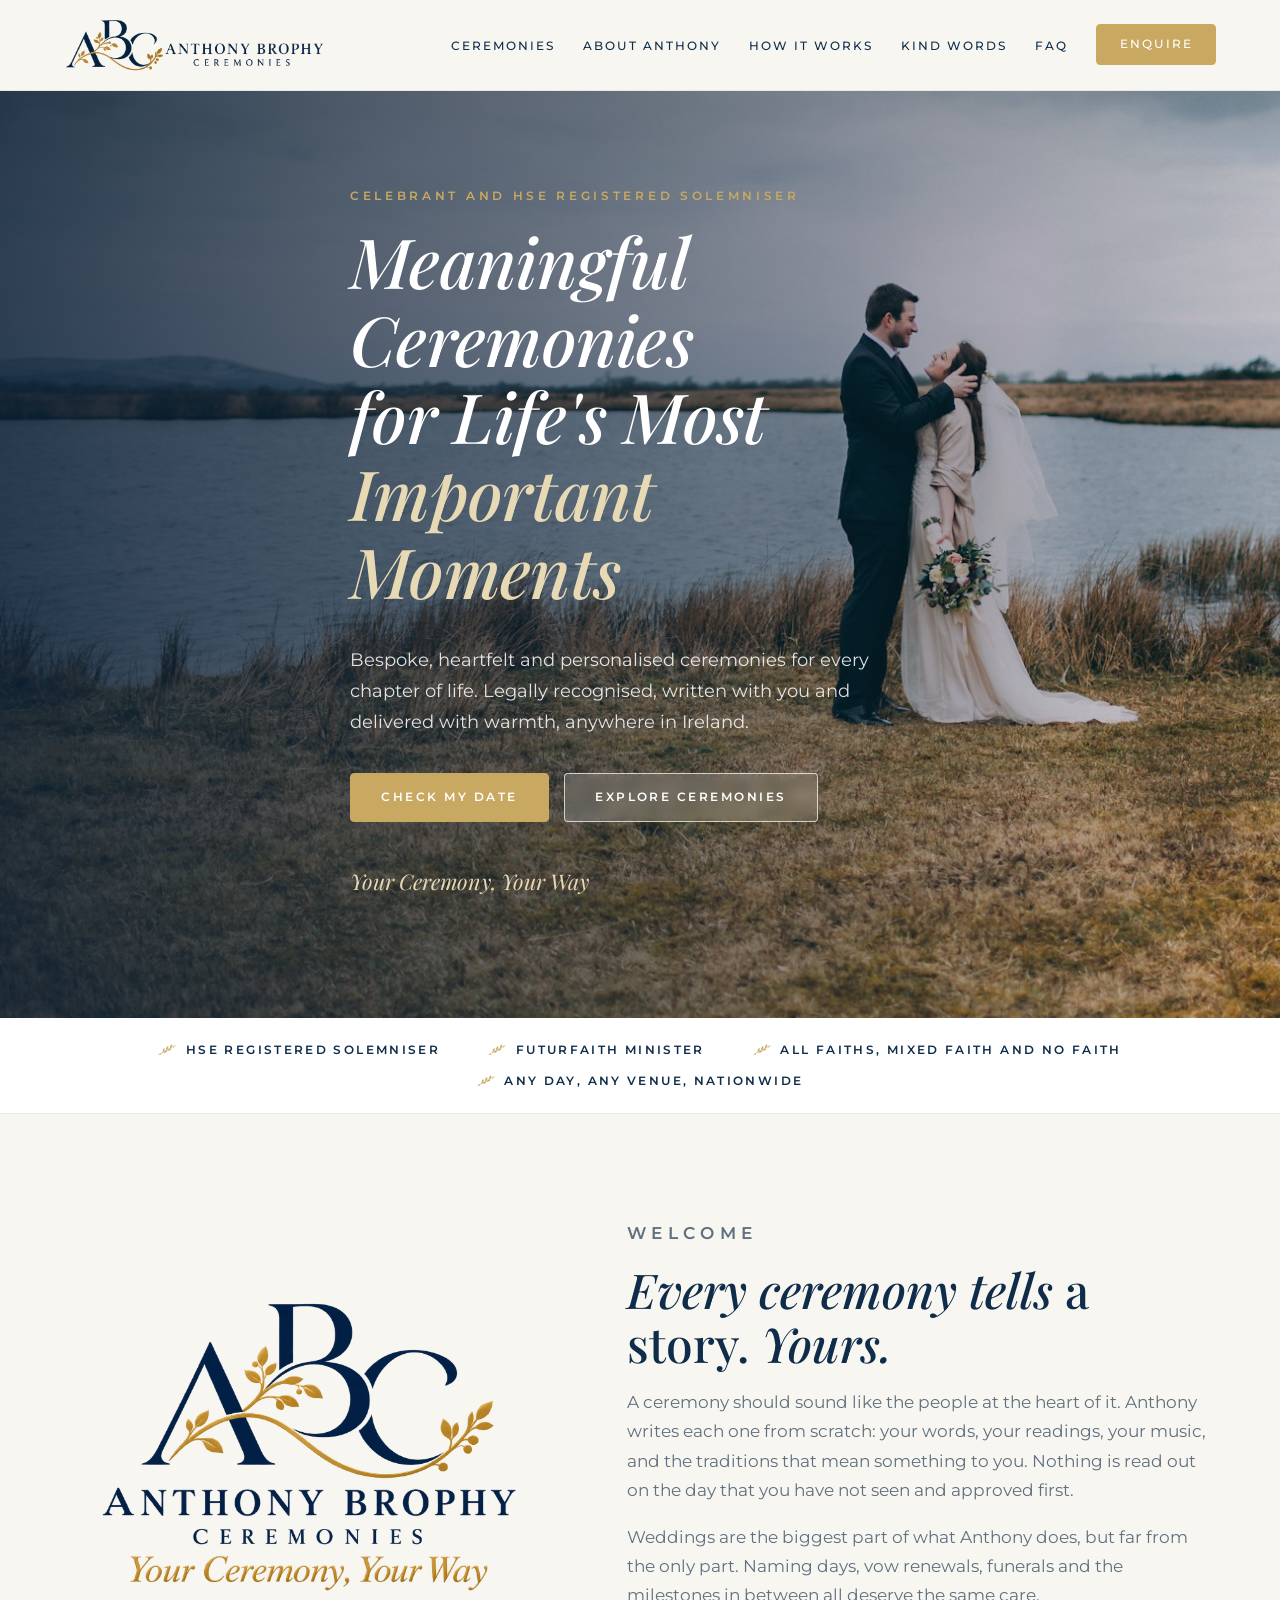
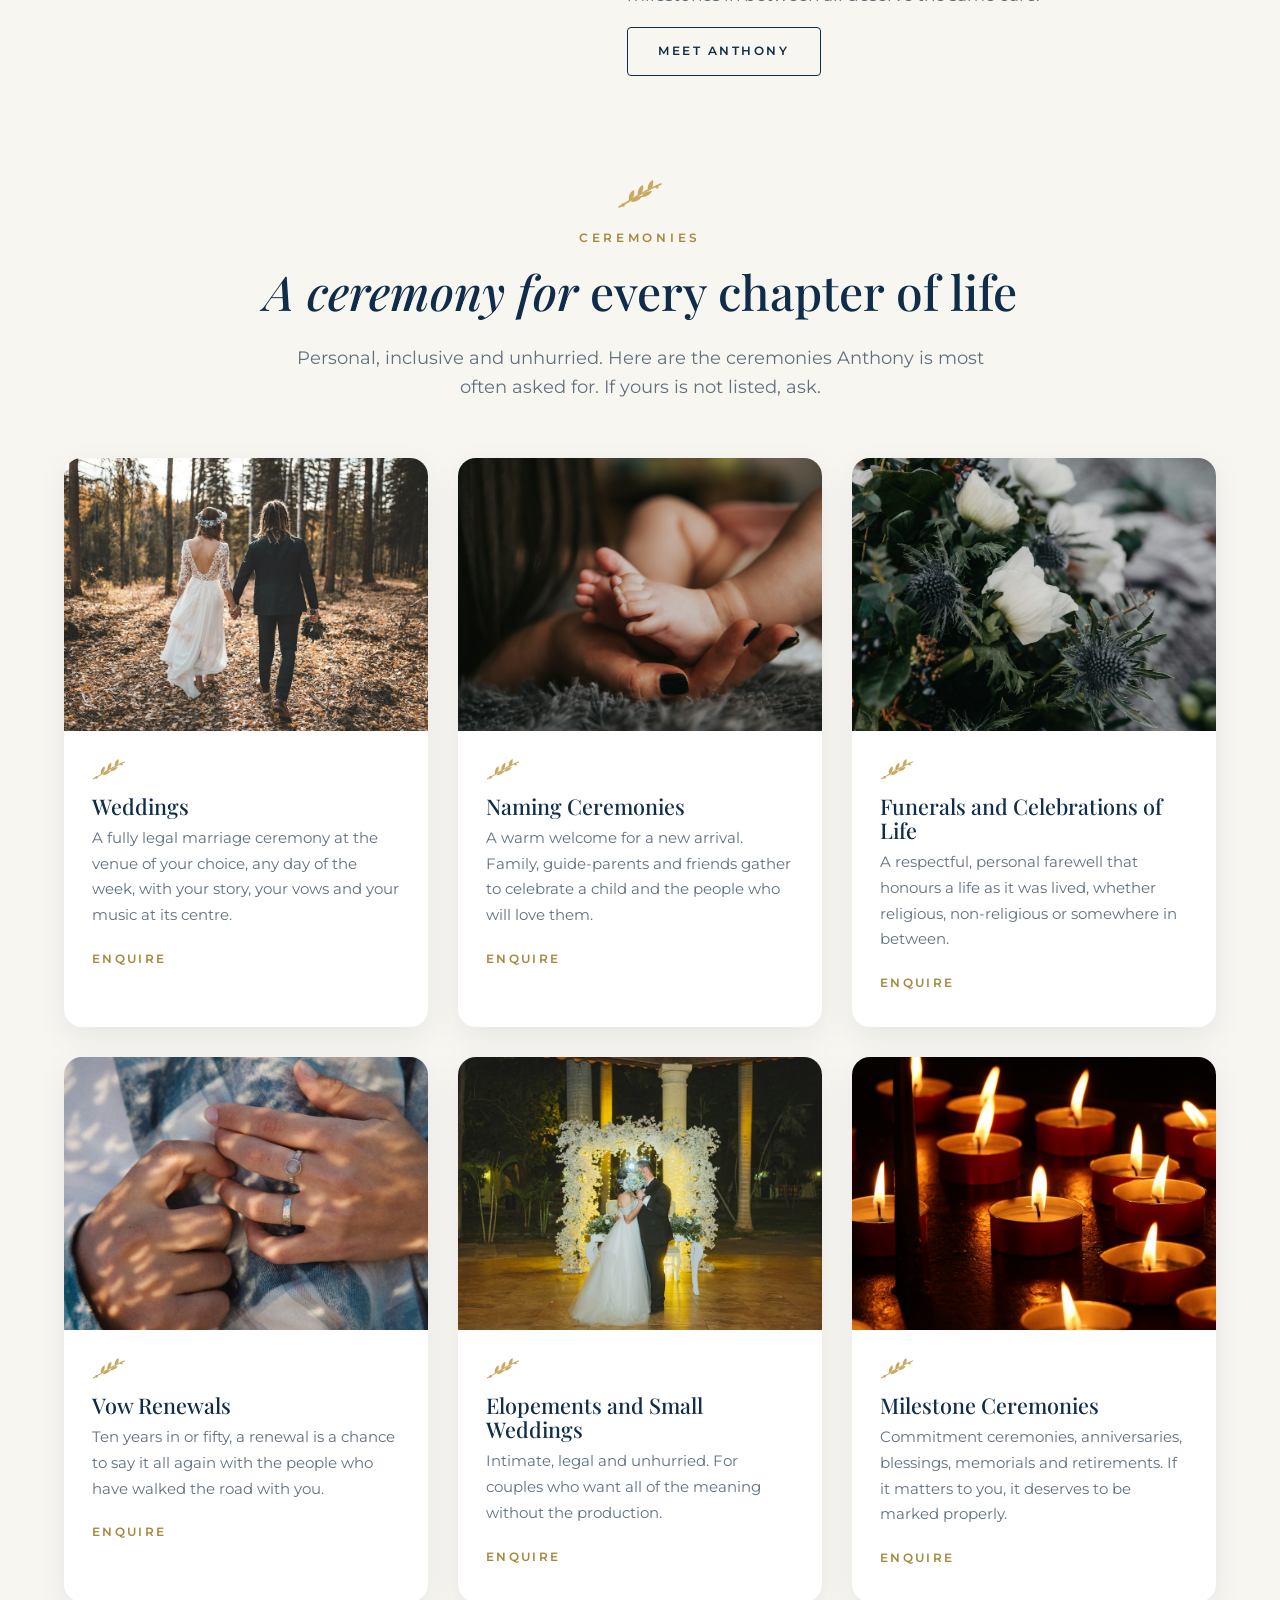
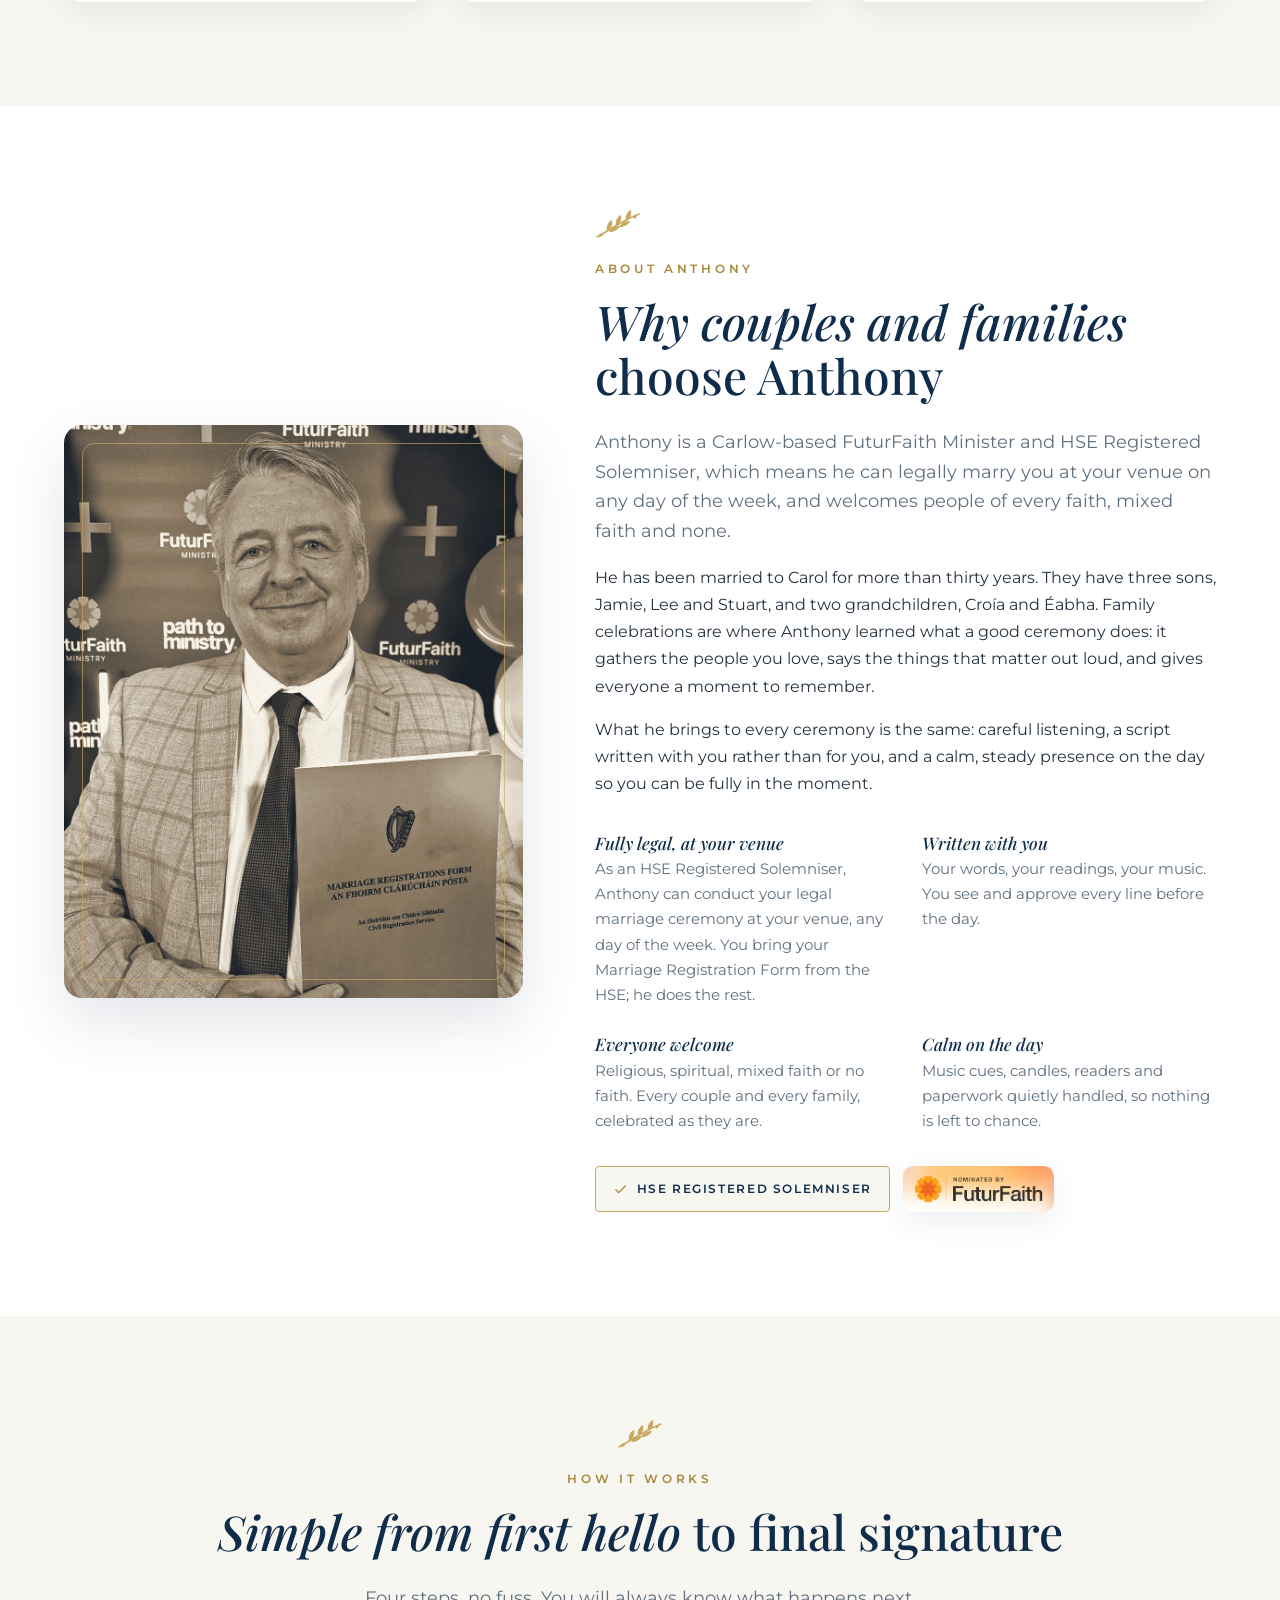
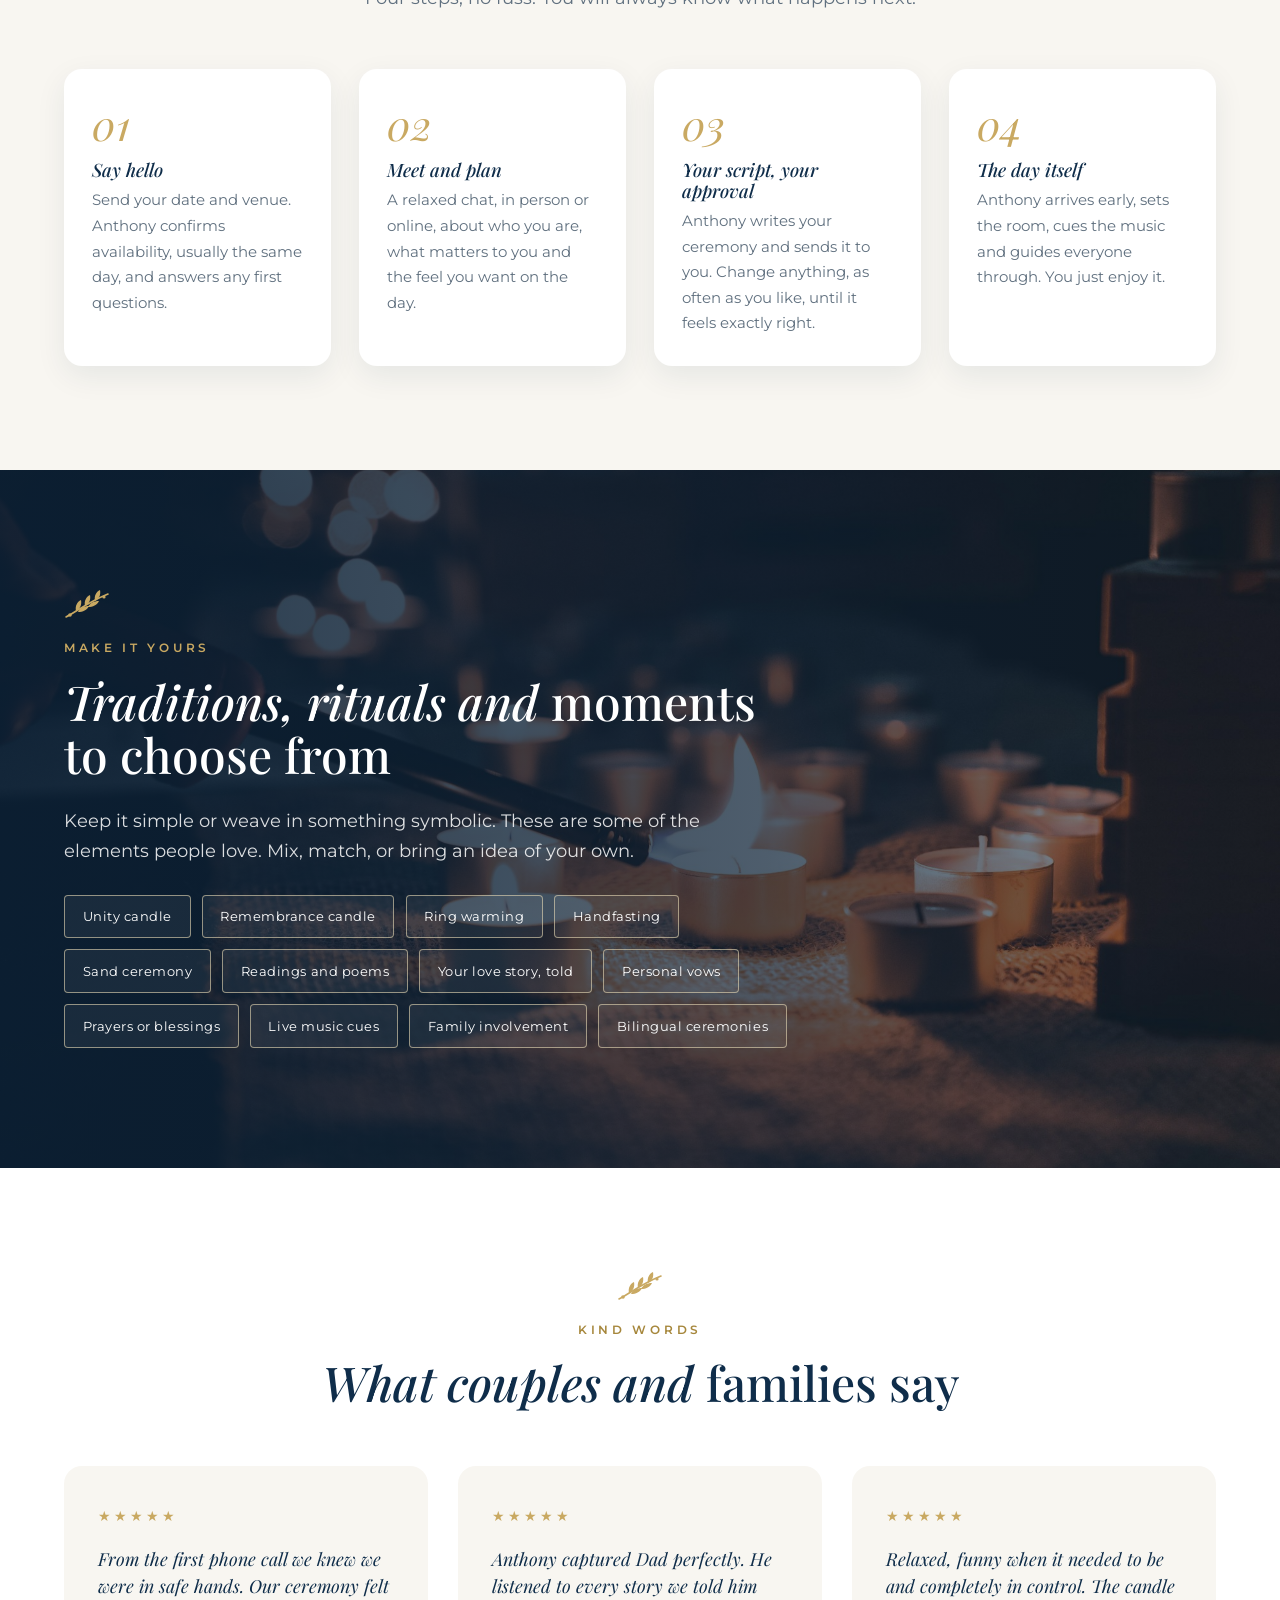
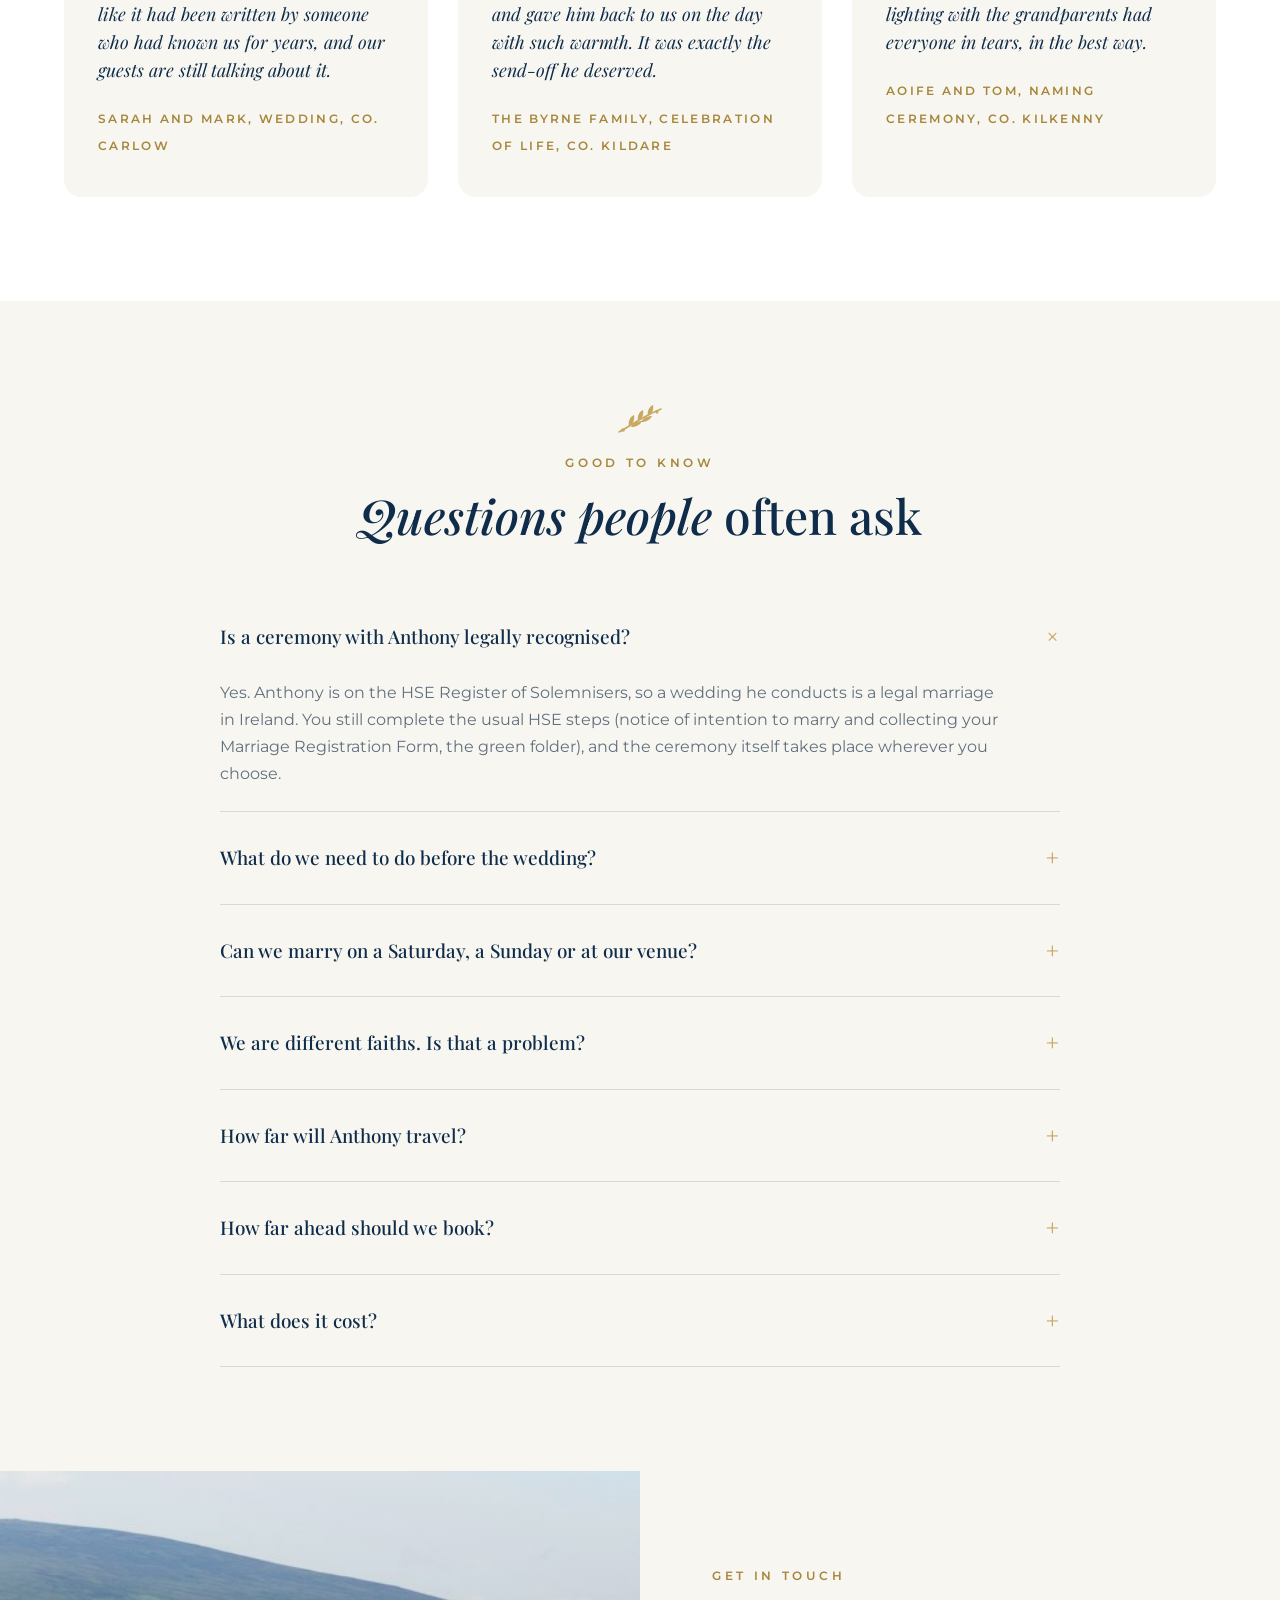
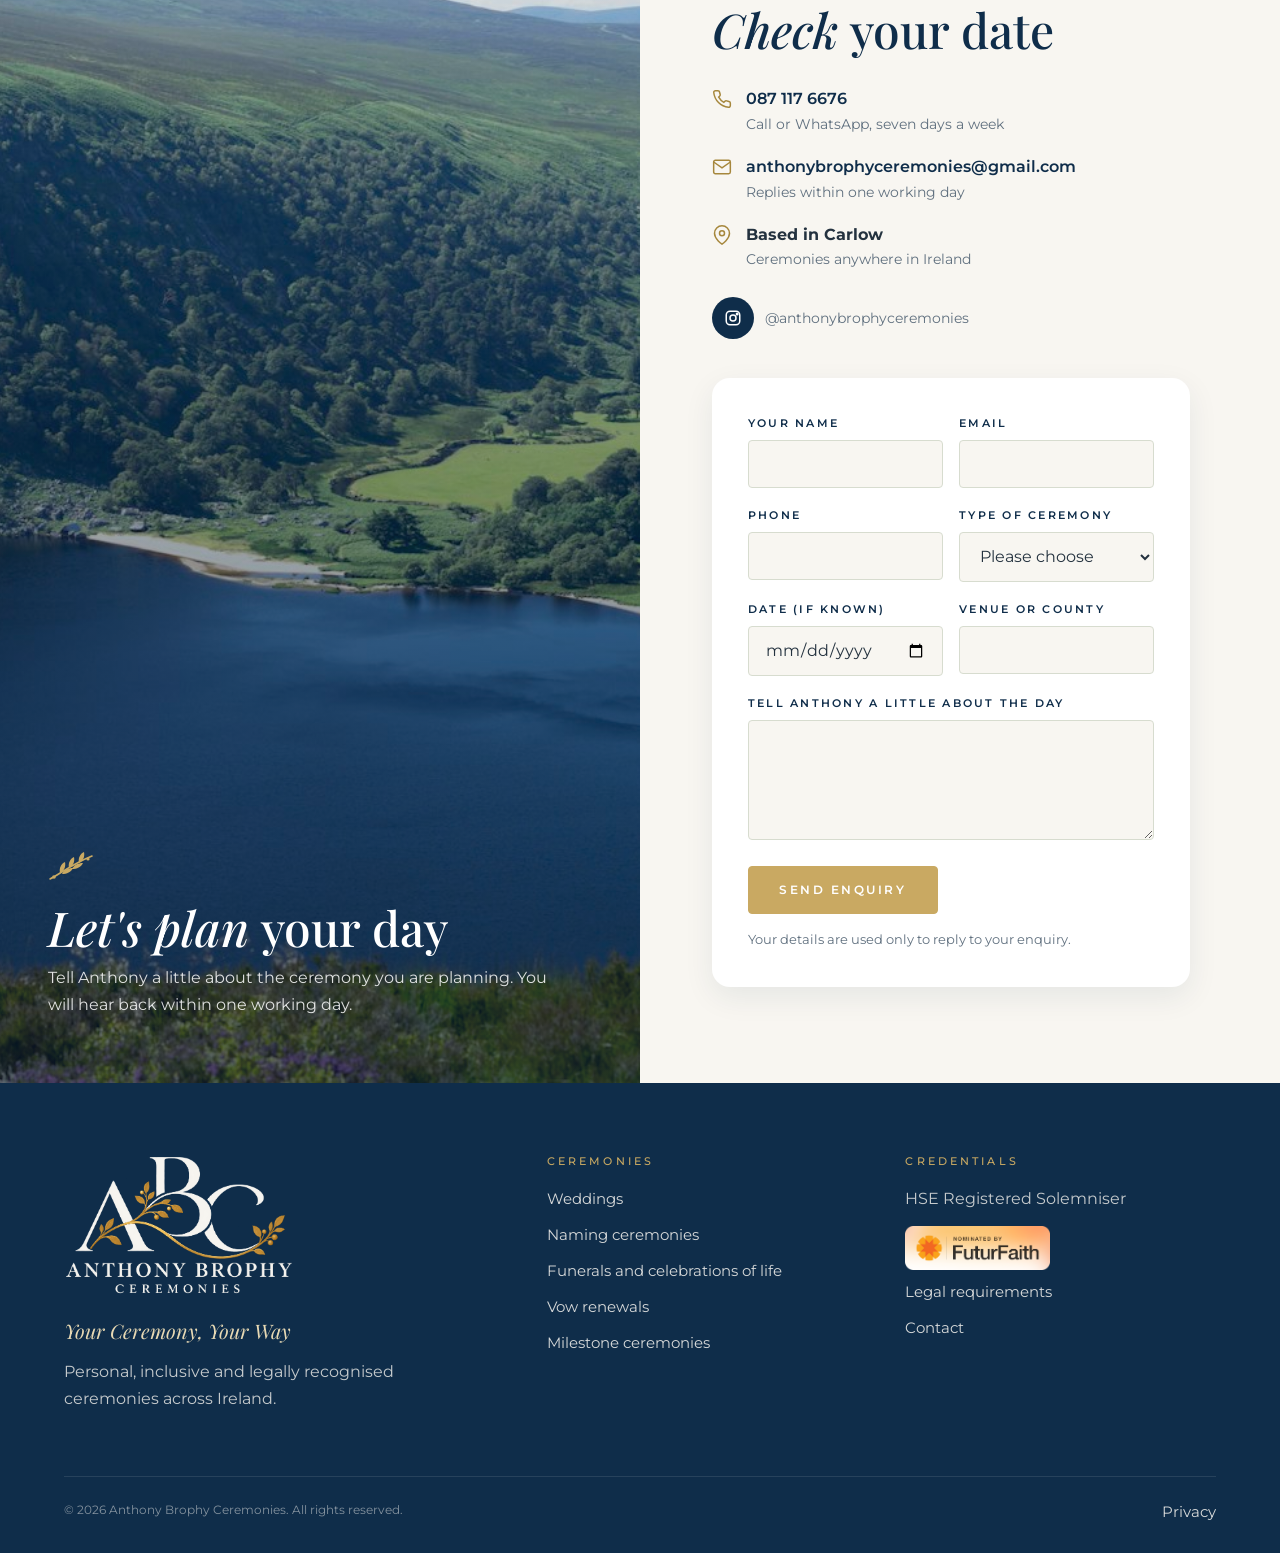
<file: index.html>
<!DOCTYPE html>
<html lang="en-IE">
<head>
<meta charset="utf-8">
<meta name="viewport" content="width=device-width, initial-scale=1">
<title>Anthony Brophy Ceremonies | Your Ceremony, Your Way | Celebrant and HSE Registered Solemniser, Ireland</title>
<meta name="description" content="Meaningful ceremonies for life's most important moments. Weddings, vow renewals, naming ceremonies, funerals and celebrations of life, written with you and legally recognised. Anthony Brophy is a FuturFaith Minister and HSE Registered Solemniser, welcoming all faiths, mixed faith and no faith, anywhere in Ireland.">
<link rel="canonical" href="https://www.anthonybrophyceremonies.ie/">
<meta property="og:title" content="Anthony Brophy Ceremonies | Your Ceremony, Your Way">
<meta property="og:description" content="Meaningful, legally recognised ceremonies for every chapter of life, anywhere in Ireland.">
<meta property="og:image" content="https://www.anthonybrophyceremonies.ie/assets/img/og-image.jpg">
<meta property="og:type" content="website">
<link rel="icon" type="image/png" href="assets/img/favicon.png">
<link rel="apple-touch-icon" href="assets/img/icon-512.png">
<link rel="preconnect" href="https://fonts.googleapis.com">
<link rel="preconnect" href="https://fonts.gstatic.com" crossorigin>
<link href="https://fonts.googleapis.com/css2?family=Playfair+Display:ital,wght@0,500;0,600;1,500;1,600&family=Montserrat:wght@400;500;600&display=swap" rel="stylesheet">
<link rel="stylesheet" href="css/style.css">
<script type="application/ld+json">
{
  "@context": "https://schema.org",
  "@type": "LocalBusiness",
  "name": "Anthony Brophy Ceremonies",
  "slogan": "Your Ceremony, Your Way",
  "description": "Celebrant and HSE Registered Solemniser offering weddings, vow renewals, naming ceremonies, funerals and celebrations of life across Ireland.",
  "url": "https://www.anthonybrophyceremonies.ie/",
  "telephone": "+353 87 117 6676",
  "email": "anthonybrophyceremonies@gmail.com",
  "areaServed": "Ireland",
  "address": {"@type": "PostalAddress", "addressLocality": "Carlow", "addressCountry": "IE"},
  "image": "https://www.anthonybrophyceremonies.ie/assets/img/og-image.jpg"
}
</script>
</head>
<body>

<!-- Gold sprig ornament, reused across the page -->
<svg width="0" height="0" style="position:absolute" aria-hidden="true">
  <symbol id="sprig" viewBox="0 0 46 30">
    <path d="M2 27 C12 22 24 12 44 4" fill="none" stroke="currentColor" stroke-width="1.6" stroke-linecap="round"/>
    <path d="M12 21c-1-5 1-9 5-11 1 5-1 9-5 11z M21 16c-1-5 1-9 5-11 1 5-1 9-5 11z M31 11c-1-5 1-9 5-11 1 5-1 9-5 11z M14 22c5 0 9-2 11-6-5 0-9 2-11 6z M24 17c5 0 9-2 11-6-5 0-9 2-11 6z" fill="currentColor"/>
    <circle cx="6" cy="25" r="1.8" fill="currentColor"/><circle cx="40" cy="7" r="1.6" fill="currentColor"/>
  </symbol>
</svg>

<!-- ===== HEADER ===== -->
<header class="site-header">
  <div class="wrap nav">
    <a class="brand" href="#top" aria-label="Anthony Brophy Ceremonies home">
      <img src="assets/img/logo-horizontal-notag.png" alt="Anthony Brophy Ceremonies" width="1623" height="334">
    </a>
    <button class="nav-toggle" aria-label="Open menu" aria-expanded="false" aria-controls="menu">
      <span></span><span></span><span></span>
    </button>
    <ul class="menu" id="menu">
      <li><a href="#ceremonies">Ceremonies</a></li>
      <li><a href="#about">About Anthony</a></li>
      <li><a href="#how">How it works</a></li>
      <li><a href="#reviews">Kind words</a></li>
      <li><a href="#faq">FAQ</a></li>
      <li><a href="#contact" class="btn btn-gold">Enquire</a></li>
    </ul>
  </div>
</header>

<main id="top">

<!-- ===== HERO ===== -->
<!-- PHOTO: stock placeholder from Unsplash. Replace with a real photo of Anthony at a ceremony when available (assets/img/hero.jpg). -->
<section class="hero">
  <img class="hero-bg" src="assets/img/hero-wedding.jpg" alt="A couple on a hillside beside a lake on their wedding day">
  <div class="wrap">
    <div class="hero-copy">
      <p class="eyebrow">Celebrant and HSE Registered Solemniser</p>
      <h1>Meaningful Ceremonies <br>for Life's Most <em>Important Moments</em></h1>
      <p class="lead">Bespoke, heartfelt and personalised ceremonies for every chapter of life. Legally recognised, written with you and delivered with warmth, anywhere in Ireland.</p>
      <div class="hero-actions">
        <a class="btn btn-gold" href="#contact">Check my date</a>
        <a class="btn btn-light" href="#ceremonies">Explore ceremonies</a>
      </div>
      <p class="hero-tag">Your Ceremony, Your Way</p>
    </div>
  </div>
</section>

<div class="trust">
  <div class="wrap">
    <ul>
      <li><svg><use href="#sprig"/></svg>HSE Registered Solemniser</li>
      <li><svg><use href="#sprig"/></svg>FuturFaith Minister</li>
      <li><svg><use href="#sprig"/></svg>All faiths, mixed faith and no faith</li>
      <li><svg><use href="#sprig"/></svg>Any day, any venue, nationwide</li>
    </ul>
  </div>
</div>

<!-- ===== INTRO ===== -->
<section class="intro">
  <div class="wrap">
    <img class="intro-logo" src="assets/img/logo-primary.png" alt="Anthony Brophy Ceremonies. Your Ceremony, Your Way">
    <div>
      <p class="eyebrow">Welcome</p>
      <h2>Every ceremony tells <span>a story.</span> Yours.</h2>
      <p>A ceremony should sound like the people at the heart of it. Anthony writes each one from scratch: your words, your readings, your music, and the traditions that mean something to you. Nothing is read out on the day that you have not seen and approved first.</p>
      <p>Weddings are the biggest part of what Anthony does, but far from the only part. Naming days, vow renewals, funerals and the milestones in between all deserve the same care.</p>
      <a class="btn btn-outline" href="#about">Meet Anthony</a>
    </div>
  </div>
</section>

<!-- ===== CEREMONIES ===== -->
<section id="ceremonies" style="padding-top:0">
  <div class="wrap">
    <div class="center">
      <svg class="sprig"><use href="#sprig"/></svg>
      <p class="eyebrow">Ceremonies</p>
      <h2>A ceremony for <span>every chapter of life</span></h2>
      <p class="lead">Personal, inclusive and unhurried. Here are the ceremonies Anthony is most often asked for. If yours is not listed, ask.</p>
    </div>
    <!-- PHOTOS: stock placeholders from Unsplash. Replace with real ceremony photos when available. -->
    <div class="cards">
      <article class="card">
        <img src="assets/img/card-wedding.jpg" alt="A bride and groom walking together outdoors">
        <div class="card-body">
          <svg class="sprig"><use href="#sprig"/></svg>
          <h3>Weddings</h3>
          <p>A fully legal marriage ceremony at the venue of your choice, any day of the week, with your story, your vows and your music at its centre.</p>
          <a class="more" href="#contact">Enquire</a>
        </div>
      </article>
      <article class="card">
        <img src="assets/img/card-naming.jpg" alt="A newborn's feet held gently in an adult's hand">
        <div class="card-body">
          <svg class="sprig"><use href="#sprig"/></svg>
          <h3>Naming Ceremonies</h3>
          <p>A warm welcome for a new arrival. Family, guide-parents and friends gather to celebrate a child and the people who will love them.</p>
          <a class="more" href="#contact">Enquire</a>
        </div>
      </article>
      <article class="card">
        <img src="assets/img/card-life.jpg" alt="A white flower arrangement resting on a soft blanket">
        <div class="card-body">
          <svg class="sprig"><use href="#sprig"/></svg>
          <h3>Funerals and Celebrations of Life</h3>
          <p>A respectful, personal farewell that honours a life as it was lived, whether religious, non-religious or somewhere in between.</p>
          <a class="more" href="#contact">Enquire</a>
        </div>
      </article>
      <article class="card">
        <img src="assets/img/card-vows.jpg" alt="A couple's hands with wedding rings touching">
        <div class="card-body">
          <svg class="sprig"><use href="#sprig"/></svg>
          <h3>Vow Renewals</h3>
          <p>Ten years in or fifty, a renewal is a chance to say it all again with the people who have walked the road with you.</p>
          <a class="more" href="#contact">Enquire</a>
        </div>
      </article>
      <article class="card">
        <img src="assets/img/card-elopement.jpg" alt="A couple embracing under a floral arch lit with warm lights">
        <div class="card-body">
          <svg class="sprig"><use href="#sprig"/></svg>
          <h3>Elopements and Small Weddings</h3>
          <p>Intimate, legal and unhurried. For couples who want all of the meaning without the production.</p>
          <a class="more" href="#contact">Enquire</a>
        </div>
      </article>
      <article class="card">
        <img src="assets/img/card-milestone.jpg" alt="A cluster of lit candles glowing warmly">
        <div class="card-body">
          <svg class="sprig"><use href="#sprig"/></svg>
          <h3>Milestone Ceremonies</h3>
          <p>Commitment ceremonies, anniversaries, blessings, memorials and retirements. If it matters to you, it deserves to be marked properly.</p>
          <a class="more" href="#contact">Enquire</a>
        </div>
      </article>
    </div>
  </div>
</section>

<!-- ===== ABOUT / WHY ANTHONY ===== -->
<section id="about" class="about">
  <div class="wrap">
    <div class="portrait">
      <img src="assets/img/anthony.jpg" alt="Anthony Brophy at his FuturFaith Ministry registration, holding a Marriage Registration Form" width="992" height="1240">
    </div>
    <div>
      <svg class="sprig"><use href="#sprig"/></svg>
      <p class="eyebrow">About Anthony</p>
      <h2>Why couples and families <span>choose Anthony</span></h2>
      
      <p class="lead">Anthony is a Carlow-based FuturFaith Minister and HSE Registered Solemniser, which means he can legally marry you at your venue on any day of the week, and welcomes people of every faith, mixed faith and none.</p>
      <p>He has been married to Carol for more than thirty years. They have three sons, Jamie, Lee and Stuart, and two grandchildren, Croía and Éabha. Family celebrations are where Anthony learned what a good ceremony does: it gathers the people you love, says the things that matter out loud, and gives everyone a moment to remember.</p>
      <p>What he brings to every ceremony is the same: careful listening, a script written with you rather than for you, and a calm, steady presence on the day so you can be fully in the moment.</p>
      <div class="reasons">
        <div class="reason"><h3>Fully legal, at your venue</h3><p>As an HSE Registered Solemniser, Anthony can conduct your legal marriage ceremony at your venue, any day of the week. You bring your Marriage Registration Form from the HSE; he does the rest.</p></div>
        <div class="reason"><h3>Written with you</h3><p>Your words, your readings, your music. You see and approve every line before the day.</p></div>
        <div class="reason"><h3>Everyone welcome</h3><p>Religious, spiritual, mixed faith or no faith. Every couple and every family, celebrated as they are.</p></div>
        <div class="reason"><h3>Calm on the day</h3><p>Music cues, candles, readers and paperwork quietly handled, so nothing is left to chance.</p></div>
      </div>
      <div class="badges">
        <span class="badge"><svg viewBox="0 0 24 24" fill="none" stroke="currentColor" stroke-width="2.2"><path d="M20 6L9 17l-5-5"/></svg>HSE Registered Solemniser</span>
        <a class="badge-ff" href="https://www.futurfaith.com/" target="_blank" rel="noopener"><img src="assets/img/futurfaith-badge.png" alt="Nominated by FuturFaith" width="1300" height="396"></a>
      </div>
    </div>
  </div>
</section>

<!-- ===== HOW IT WORKS ===== -->
<section id="how" class="how">
  <div class="wrap">
    <div class="center">
      <svg class="sprig"><use href="#sprig"/></svg>
      <p class="eyebrow">How it works</p>
      <h2>Simple from first hello <span>to final signature</span></h2>
      <p class="lead">Four steps, no fuss. You will always know what happens next.</p>
    </div>
    <div class="steps">
      <div class="step"><h3>Say hello</h3><p>Send your date and venue. Anthony confirms availability, usually the same day, and answers any first questions.</p></div>
      <div class="step"><h3>Meet and plan</h3><p>A relaxed chat, in person or online, about who you are, what matters to you and the feel you want on the day.</p></div>
      <div class="step"><h3>Your script, your approval</h3><p>Anthony writes your ceremony and sends it to you. Change anything, as often as you like, until it feels exactly right.</p></div>
      <div class="step"><h3>The day itself</h3><p>Anthony arrives early, sets the room, cues the music and guides everyone through. You just enjoy it.</p></div>
    </div>
  </div>
</section>

<!-- ===== MAKE IT YOURS ===== -->
<!-- PHOTO: stock placeholder from Unsplash. -->
<section class="yours">
  <img class="yours-bg" src="assets/img/band-candles.jpg" alt="">
  <div class="wrap">
    <svg class="sprig"><use href="#sprig"/></svg>
    <p class="eyebrow">Make it yours</p>
    <h2>Traditions, rituals and <span>moments to choose from</span></h2>
    <p class="lead">Keep it simple or weave in something symbolic. These are some of the elements people love. Mix, match, or bring an idea of your own.</p>
    <div class="chips">
      <span class="chip">Unity candle</span>
      <span class="chip">Remembrance candle</span>
      <span class="chip">Ring warming</span>
      <span class="chip">Handfasting</span>
      <span class="chip">Sand ceremony</span>
      <span class="chip">Readings and poems</span>
      <span class="chip">Your love story, told</span>
      <span class="chip">Personal vows</span>
      <span class="chip">Prayers or blessings</span>
      <span class="chip">Live music cues</span>
      <span class="chip">Family involvement</span>
      <span class="chip">Bilingual ceremonies</span>
    </div>
  </div>
</section>

<!-- ===== TESTIMONIALS ===== -->
<!-- REVIEWS: illustrative for now. Replace with real reviews before launch. -->
<section id="reviews" class="reviews">
  <div class="wrap">
    <div class="center">
      <svg class="sprig"><use href="#sprig"/></svg>
      <p class="eyebrow">Kind words</p>
      <h2>What couples and <span>families say</span></h2>
    </div>
    <div class="quotes">
      <blockquote class="quote"><span class="stars">★★★★★</span><p>From the first phone call we knew we were in safe hands. Our ceremony felt like it had been written by someone who had known us for years, and our guests are still talking about it.</p><cite>Sarah and Mark, Wedding, Co. Carlow</cite></blockquote>
      <blockquote class="quote"><span class="stars">★★★★★</span><p>Anthony captured Dad perfectly. He listened to every story we told him and gave him back to us on the day with such warmth. It was exactly the send-off he deserved.</p><cite>The Byrne family, Celebration of Life, Co. Kildare</cite></blockquote>
      <blockquote class="quote"><span class="stars">★★★★★</span><p>Relaxed, funny when it needed to be and completely in control. The candle lighting with the grandparents had everyone in tears, in the best way.</p><cite>Aoife and Tom, Naming Ceremony, Co. Kilkenny</cite></blockquote>
    </div>
  </div>
</section>

<!-- ===== FAQ ===== -->
<section id="faq">
  <div class="wrap">
    <div class="center">
      <svg class="sprig"><use href="#sprig"/></svg>
      <p class="eyebrow">Good to know</p>
      <h2>Questions people <span>often ask</span></h2>
    </div>
    <div class="faq-list">
      <details open>
        <summary>Is a ceremony with Anthony legally recognised?</summary>
        <p>Yes. Anthony is on the HSE Register of Solemnisers, so a wedding he conducts is a legal marriage in Ireland. You still complete the usual HSE steps (notice of intention to marry and collecting your Marriage Registration Form, the green folder), and the ceremony itself takes place wherever you choose.</p>
      </details>
      <details>
        <summary>What do we need to do before the wedding?</summary>
        <p>You give the HSE at least three months' notice of your intention to marry and attend a short appointment at a Civil Registration office. They issue your Marriage Registration Form (the green folder), which you bring on the day. Anthony walks you through every step.</p>
      </details>
      <details>
        <summary>Can we marry on a Saturday, a Sunday or at our venue?</summary>
        <p>Yes. Any day of the week, at any venue that is open to the public and suitable for a legal marriage. Hotels, country houses, gardens, barns and more all qualify. Anthony can advise on a specific venue.</p>
      </details>
      <details>
        <summary>We are different faiths. Is that a problem?</summary>
        <p>Not at all. As a FuturFaith Minister, Anthony welcomes people of all faiths, mixed faiths, some faith and no faith. Your ceremony can be religious, spiritual, entirely non-religious, or a blend that honours both families.</p>
      </details>
      <details>
        <summary>How far will Anthony travel?</summary>
        <p>Anywhere in Ireland. Travel beyond a set distance may carry a small cost, agreed with you in advance.</p>
      </details>
      <details>
        <summary>How far ahead should we book?</summary>
        <p>Popular summer and Saturday dates go a year or more ahead, so get in touch as soon as you have a date. Shorter notice is often possible, and naming and vow-renewal ceremonies can usually be arranged within a few weeks.</p>
      </details>
      <details>
        <summary>What does it cost?</summary>
        <p>Fees depend on the type of ceremony, the location and the time involved in writing it. Send your details and you will have a clear, all-in quote with nothing hidden.</p>
      </details>
    </div>
  </div>
</section>

<!-- ===== CONTACT ===== -->
<section id="contact" class="contact">
  <div class="wrap">
    <!-- PHOTO: stock placeholder from Unsplash (Lough Tay, Co. Wicklow). -->
    <div class="contact-photo">
      <img src="assets/img/contact-lough-tay.jpg" alt="Lough Tay in the Wicklow Mountains">
      <div class="overlay"></div>
      <div class="caption">
        <svg class="sprig"><use href="#sprig"/></svg>
        <h2>Let's plan <span>your day</span></h2>
        <p>Tell Anthony a little about the ceremony you are planning. You will hear back within one working day.</p>
      </div>
    </div>
    <div class="contact-body">
      <p class="eyebrow">Get in touch</p>
      <h2>Check <span>your date</span></h2>
      <!-- CONTACT DETAILS -->
      <ul class="contact-details">
        <li><svg viewBox="0 0 24 24" fill="none" stroke="currentColor" stroke-width="1.8"><path d="M22 16.9v3a2 2 0 0 1-2.2 2A19.8 19.8 0 0 1 2.1 4.2 2 2 0 0 1 4.1 2h3a2 2 0 0 1 2 1.7c.1.9.4 1.8.7 2.7a2 2 0 0 1-.5 2.1L8 9.8a16 16 0 0 0 6.2 6.2l1.3-1.3a2 2 0 0 1 2.1-.5c.9.3 1.8.6 2.7.7a2 2 0 0 1 1.7 2z"/></svg><div><a href="tel:+353871176676">087 117 6676</a><small>Call or WhatsApp, seven days a week</small></div></li>
        <li><svg viewBox="0 0 24 24" fill="none" stroke="currentColor" stroke-width="1.8"><rect x="2" y="4" width="20" height="16" rx="2"/><path d="M22 6l-10 7L2 6"/></svg><div><a href="mailto:anthonybrophyceremonies@gmail.com">anthonybrophyceremonies@gmail.com</a><small>Replies within one working day</small></div></li>
        <li><svg viewBox="0 0 24 24" fill="none" stroke="currentColor" stroke-width="1.8"><path d="M21 10c0 7-9 13-9 13S3 17 3 10a9 9 0 0 1 18 0z"/><circle cx="12" cy="10" r="3"/></svg><div><strong>Based in Carlow</strong><small>Ceremonies anywhere in Ireland</small></div></li>
      </ul>
      <div class="social">
        <a href="https://www.instagram.com/anthonybrophyceremonies" target="_blank" rel="noopener" aria-label="Instagram"><svg viewBox="0 0 24 24" fill="none" stroke="currentColor" stroke-width="2"><rect x="3" y="3" width="18" height="18" rx="5"/><circle cx="12" cy="12" r="4"/><circle cx="17.5" cy="6.5" r="1" fill="currentColor"/></svg></a>
      <span style="align-self:center;font-size:.85rem;color:var(--muted)">@anthonybrophyceremonies</span></div>

      <!-- FORM: Web3Forms. Paste the access key (emailed to anthonybrophyceremonies@gmail.com when the key is requested at web3forms.com) into the value below. -->
      <form id="enquiry" action="https://api.web3forms.com/submit" method="POST">
        <input type="hidden" name="access_key" value="388a36d0-8db8-4326-a0af-e4e9ff1f319b">
        <input type="hidden" name="subject" value="New enquiry from anthonybrophyceremonies.ie">
        <input type="hidden" name="replyto" value="">
        <input type="hidden" name="from_name" value="Anthony Brophy Ceremonies website">
        <input type="checkbox" name="botcheck" class="sr-only" tabindex="-1" autocomplete="off">
        <div class="row">
          <div class="field"><label for="name">Your name</label><input id="name" name="name" required autocomplete="name"></div>
          <div class="field"><label for="email">Email</label><input id="email" name="email" type="email" required autocomplete="email"></div>
        </div>
        <div class="row">
          <div class="field"><label for="phone">Phone</label><input id="phone" name="phone" type="tel" autocomplete="tel"></div>
          <div class="field"><label for="type">Type of ceremony</label>
            <select id="type" name="ceremony_type" required>
              <option value="">Please choose</option>
              <option>Wedding</option>
              <option>Elopement or small wedding</option>
              <option>Vow renewal</option>
              <option>Naming ceremony</option>
              <option>Funeral or celebration of life</option>
              <option>Other milestone</option>
            </select>
          </div>
        </div>
        <div class="row">
          <div class="field"><label for="date">Date (if known)</label><input id="date" name="date" type="date"></div>
          <div class="field"><label for="venue">Venue or county</label><input id="venue" name="venue"></div>
        </div>
        <div class="field"><label for="message">Tell Anthony a little about the day</label><textarea id="message" name="message"></textarea></div>
        <button class="btn btn-gold" type="submit">Send enquiry</button>
        <p class="form-note">Your details are used only to reply to your enquiry.</p>
        <p class="form-status" role="status" aria-live="polite"></p>
      </form>
    </div>
  </div>
</section>

</main>

<!-- ===== FOOTER ===== -->
<footer class="site-footer">
  <div class="wrap">
    <div class="footer-grid">
      <div>
        <img src="assets/img/logo-reversed.png" alt="Anthony Brophy Ceremonies">
        <p class="footer-tag">Your Ceremony, Your Way</p>
        <p style="max-width:38ch">Personal, inclusive and legally recognised ceremonies across Ireland.</p>
      </div>
      <div>
        <h4>Ceremonies</h4>
        <ul>
          <li><a href="#ceremonies">Weddings</a></li>
          <li><a href="#ceremonies">Naming ceremonies</a></li>
          <li><a href="#ceremonies">Funerals and celebrations of life</a></li>
          <li><a href="#ceremonies">Vow renewals</a></li>
          <li><a href="#ceremonies">Milestone ceremonies</a></li>
        </ul>
      </div>
      <div>
        <h4>Credentials</h4>
        <ul>
          <li>HSE Registered Solemniser</li>
          <li><a href="https://www.futurfaith.com/" target="_blank" rel="noopener"><img src="assets/img/futurfaith-badge.png" alt="Nominated by FuturFaith" style="height:44px;width:auto;margin-top:.3rem"></a></li>
          <li><a href="#faq">Legal requirements</a></li>
          <li><a href="#contact">Contact</a></li>
        </ul>
      </div>
    </div>
    <div class="legal">
      <span>&copy; <span id="year">2026</span> Anthony Brophy Ceremonies. All rights reserved.</span>
      <span><a href="privacy.html">Privacy</a></span>
    </div>
  </div>
</footer>

<script src="js/main.js"></script>
</body>
</html>
</file>
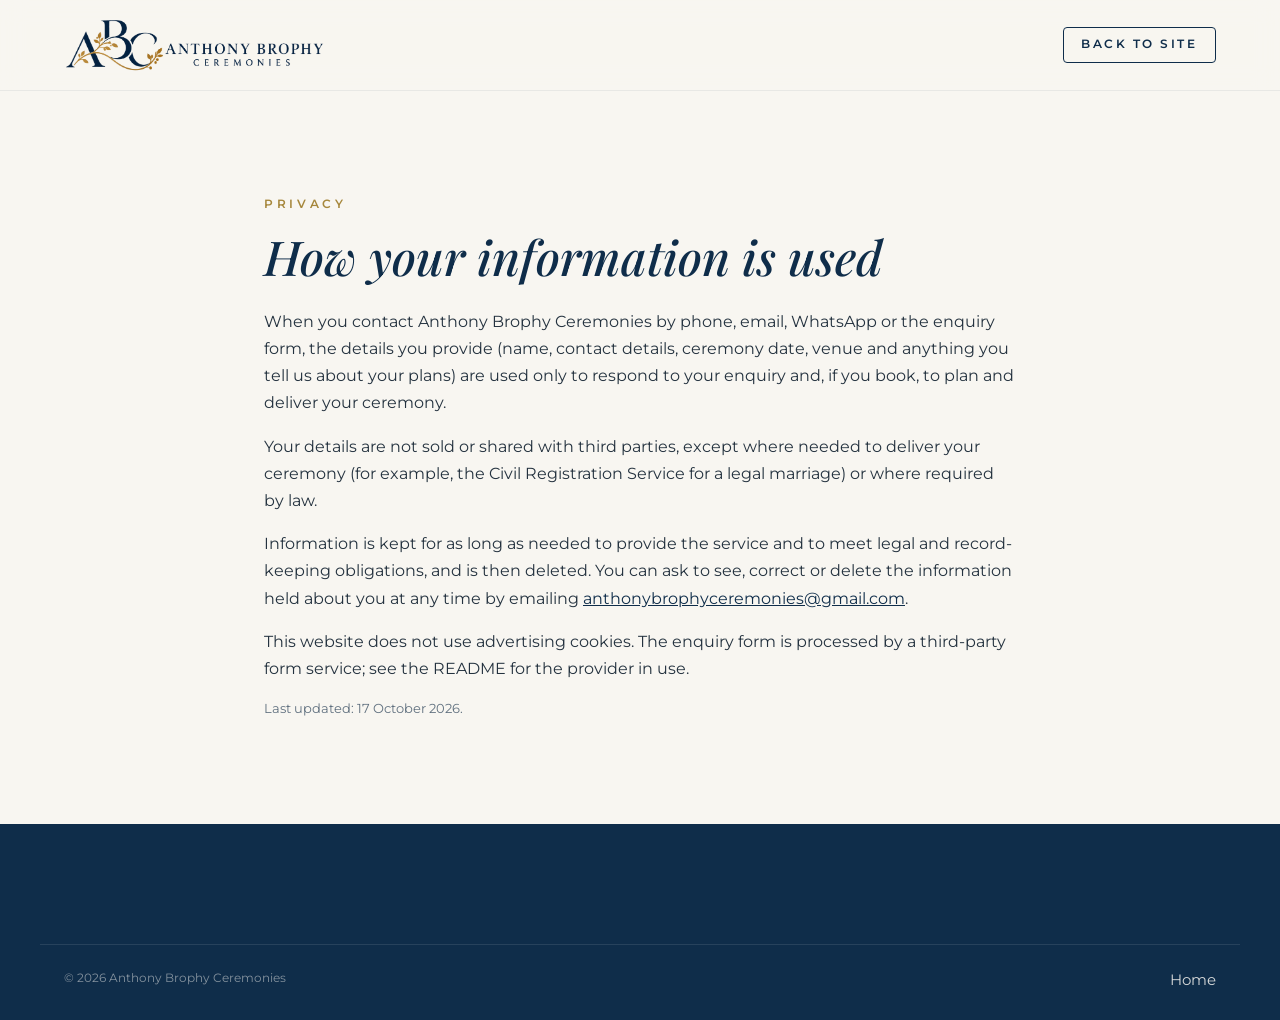
<file: privacy.html>
<!DOCTYPE html>
<html lang="en-IE">
<head>
<meta charset="utf-8">
<meta name="viewport" content="width=device-width, initial-scale=1">
<title>Privacy | Anthony Brophy Ceremonies</title>
<meta name="robots" content="noindex">
<link rel="icon" type="image/png" href="assets/img/favicon.png">
<link rel="preconnect" href="https://fonts.googleapis.com">
<link rel="preconnect" href="https://fonts.gstatic.com" crossorigin>
<link href="https://fonts.googleapis.com/css2?family=Playfair+Display:wght@500;600&family=Montserrat:wght@400;500;600&display=swap" rel="stylesheet">
<link rel="stylesheet" href="css/style.css">
</head>
<body>
<header class="site-header">
  <div class="wrap nav">
    <a class="brand" href="index.html"><img src="assets/img/logo-horizontal-notag.png" alt="Anthony Brophy Ceremonies" width="1623" height="334"></a>
    <a class="btn btn-outline" href="index.html" style="padding:.6rem 1.1rem">Back to site</a>
  </div>
</header>
<main>
<section>
  <div class="wrap" style="max-width:800px">
    <p class="eyebrow">Privacy</p>
    <h2>How your information is used</h2>
    <p>When you contact Anthony Brophy Ceremonies by phone, email, WhatsApp or the enquiry form, the details you provide (name, contact details, ceremony date, venue and anything you tell us about your plans) are used only to respond to your enquiry and, if you book, to plan and deliver your ceremony.</p>
    <p>Your details are not sold or shared with third parties, except where needed to deliver your ceremony (for example, the Civil Registration Service for a legal marriage) or where required by law.</p>
    <p>Information is kept for as long as needed to provide the service and to meet legal and record-keeping obligations, and is then deleted. You can ask to see, correct or delete the information held about you at any time by emailing <a href="mailto:anthonybrophyceremonies@gmail.com">anthonybrophyceremonies@gmail.com</a>.</p>
    <p>This website does not use advertising cookies. The enquiry form is processed by a third-party form service; see the README for the provider in use.</p>
    <p class="form-note">Last updated: 17 October 2026.</p>
  </div>
</section>
</main>
<footer class="site-footer"><div class="wrap legal"><span>&copy; 2026 Anthony Brophy Ceremonies</span><span><a href="index.html">Home</a></span></div></footer>
</body>
</html>
</file>
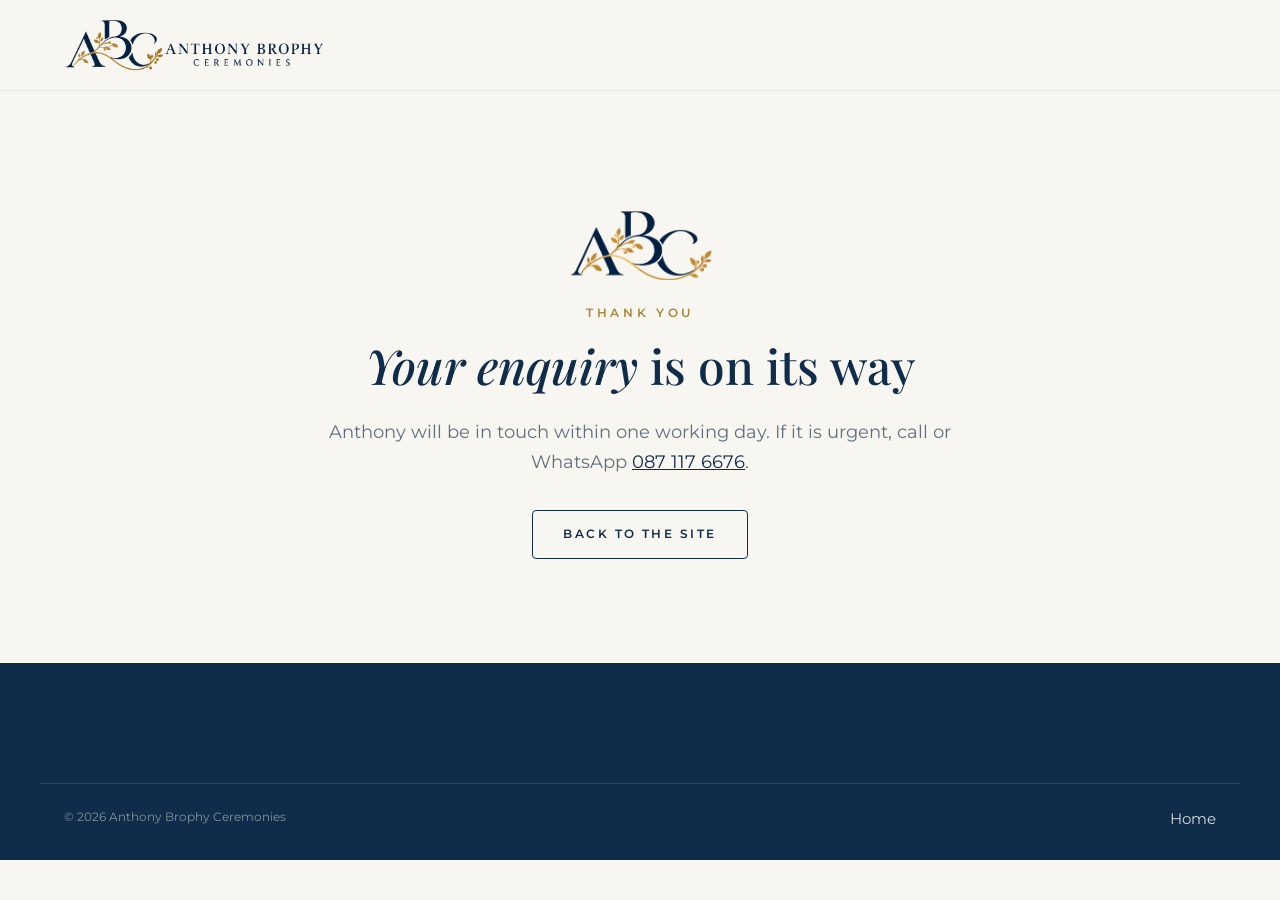
<file: thank-you.html>
<!DOCTYPE html>
<html lang="en-IE">
<head>
<meta charset="utf-8">
<meta name="viewport" content="width=device-width, initial-scale=1">
<title>Thank you | Anthony Brophy Ceremonies</title>
<meta name="robots" content="noindex">
<link rel="icon" type="image/png" href="assets/img/favicon.png">
<link rel="preconnect" href="https://fonts.googleapis.com">
<link rel="preconnect" href="https://fonts.gstatic.com" crossorigin>
<link href="https://fonts.googleapis.com/css2?family=Playfair+Display:ital,wght@0,500;1,500&family=Montserrat:wght@400;500;600&display=swap" rel="stylesheet">
<link rel="stylesheet" href="css/style.css">
</head>
<body>
<header class="site-header">
  <div class="wrap nav">
    <a class="brand" href="index.html"><img src="assets/img/logo-horizontal-notag.png" alt="Anthony Brophy Ceremonies" width="1623" height="334"></a>
  </div>
</header>
<main>
<section class="center" style="min-height:60vh;display:flex;align-items:center">
  <div class="wrap">
    <img src="assets/img/monogram.png" alt="" style="width:160px;margin:0 auto 1.5rem">
    <p class="eyebrow">Thank you</p>
    <h2>Your enquiry <span>is on its way</span></h2>
    <p class="lead">Anthony will be in touch within one working day. If it is urgent, call or WhatsApp <a href="tel:+353871176676">087 117 6676</a>.</p>
    <a class="btn btn-outline" href="index.html" style="margin-top:1rem">Back to the site</a>
  </div>
</section>
</main>
<footer class="site-footer"><div class="wrap legal"><span>&copy; 2026 Anthony Brophy Ceremonies</span><span><a href="index.html">Home</a></span></div></footer>
</body>
</html>
</file>
<file: css/style.css>
/* Anthony Brophy Ceremonies. Brand: Midnight Navy, Antique Gold, Soft Cream, Sage. Fonts: Playfair Display, Montserrat. */

:root{
  --navy:#0F2D4A;
  --navy-deep:#0A1F34;
  --gold:#C9A962;
  --gold-dark:#A6873C;
  --gold-soft:#E7D9B4;
  --cream:#F8F6F1;
  --cream-deep:#F1ECE1;
  --sage:#D7DCCF;
  --sage-deep:#AEB8A4;
  --ink:#24323F;
  --muted:#60707F;
  --white:#FFFFFF;
  --serif:"Playfair Display",Georgia,"Times New Roman",serif;
  --sans:"Montserrat","Helvetica Neue",Arial,sans-serif;
  --max:1200px;
  --radius:18px;
  --shadow:0 24px 60px rgba(15,45,74,.12);
  --shadow-sm:0 10px 30px rgba(15,45,74,.08);
}

*{box-sizing:border-box}
html{scroll-behavior:smooth;-webkit-text-size-adjust:100%}
body{margin:0;overflow-x:hidden;font-family:var(--sans);color:var(--ink);background:var(--cream);line-height:1.7;font-size:16px;font-weight:400}
img{max-width:100%;display:block}
a{color:var(--navy)}
h1,h2,h3,h4{font-family:var(--serif);color:var(--navy);font-weight:500;line-height:1.12;margin:0 0 .5em}
h1{font-size:clamp(2.5rem,5.4vw,4.4rem);font-style:italic;letter-spacing:-.01em}
h2{font-size:clamp(2rem,3.8vw,3rem);font-style:italic}
h2 span,h1 span{font-style:normal}
h3{font-size:1.35rem}
p{margin:0 0 1em}
.wrap{max-width:var(--max);margin:0 auto;padding:0 24px}
.eyebrow{font-family:var(--sans);font-size:.72rem;letter-spacing:.32em;text-transform:uppercase;color:var(--gold-dark);font-weight:600;margin:0 0 1rem}
.lead{font-size:1.1rem;color:var(--muted);max-width:58ch}
.center{text-align:center}
.center .lead,.center .sprig{margin-left:auto;margin-right:auto}
section{padding:104px 0}
.sr-only{position:absolute;width:1px;height:1px;overflow:hidden;clip:rect(0 0 0 0)}

/* Gold sprig ornament */
.sprig{width:46px;height:30px;display:block;color:var(--gold);margin:0 0 1.2rem}
.center .sprig{margin-bottom:1.2rem}

/* Buttons */
.btn{display:inline-flex;align-items:center;justify-content:center;gap:.5rem;padding:1rem 1.9rem;border-radius:4px;font-weight:600;font-size:.78rem;letter-spacing:.2em;text-transform:uppercase;text-decoration:none;border:1.5px solid transparent;transition:all .2s ease;cursor:pointer;font-family:var(--sans);line-height:1.2}
.btn-gold{background:var(--gold);color:var(--white);border-color:var(--gold)}
.btn-gold:hover{background:var(--gold-dark);border-color:var(--gold-dark)}
.btn-outline{background:transparent;color:var(--navy);border-color:var(--navy)}
.btn-outline:hover{background:var(--navy);color:var(--white)}
.btn-light{background:rgba(255,255,255,.14);color:var(--white);border-color:rgba(255,255,255,.7);backdrop-filter:blur(6px)}
.btn-light:hover{background:var(--white);color:var(--navy)}

/* Header */
.site-header{position:sticky;top:0;z-index:50;background:rgba(248,246,241,.94);backdrop-filter:saturate(1.3) blur(12px);border-bottom:1px solid rgba(15,45,74,.07)}
.nav{display:flex;align-items:center;justify-content:space-between;gap:24px;height:clamp(72px,7vw,96px)}
.brand{flex:none;display:block;line-height:0}
.brand img{height:clamp(40px,4.2vw,58px);width:auto;max-width:none;object-fit:contain}
.menu{display:flex;align-items:center;gap:clamp(1rem,2.2vw,2.2rem);flex-wrap:nowrap;white-space:nowrap;list-style:none;margin:0;padding:0}
.menu a{text-decoration:none;font-size:.78rem;letter-spacing:.16em;text-transform:uppercase;font-weight:500;color:var(--navy)}
.menu a:hover{color:var(--gold-dark)}
.menu .btn{padding:.75rem 1.4rem;color:var(--white)}
.menu .btn:hover{color:var(--white)}
.nav-toggle{display:none;background:none;border:0;cursor:pointer;padding:8px}
.nav-toggle span{display:block;width:26px;height:2px;background:var(--navy);margin:6px 0}

/* Hero */
.hero{position:relative;min-height:min(86vh,780px);display:flex;align-items:center;padding:0;overflow:hidden;background:var(--navy)}
.hero-bg{position:absolute;inset:0;width:100%;height:100%;object-fit:cover;object-position:60% 45%;transform:translateX(17%) scale(1.42);transform-origin:center}
.hero::after{content:"";position:absolute;inset:0;background:linear-gradient(90deg,rgba(10,31,52,.82) 0%,rgba(10,31,52,.55) 45%,rgba(10,31,52,.15) 100%)}
.hero .wrap{position:relative;z-index:2;padding-top:96px;padding-bottom:96px}
.hero-copy{max-width:580px;color:var(--white)}
.hero .eyebrow{color:var(--gold)}
.hero h1{color:var(--white)}
.hero h1 em{color:var(--gold-soft)}
.hero .lead{color:rgba(255,255,255,.86);font-size:1.15rem;margin-bottom:2.2rem}
.hero-actions{display:flex;flex-wrap:wrap;gap:.9rem}
.hero-tag{margin-top:2.6rem;font-family:var(--serif);font-style:italic;font-size:1.35rem;color:var(--gold-soft)}

/* Trust strip */
.trust{background:var(--white);border-bottom:1px solid var(--cream-deep);padding:22px 0}
.trust ul{display:flex;flex-wrap:wrap;justify-content:center;gap:.7rem 3rem;list-style:none;margin:0;padding:0;font-size:.74rem;letter-spacing:.2em;text-transform:uppercase;font-weight:600;color:var(--navy)}
.trust li{display:flex;align-items:center;gap:.6rem}
.trust li svg{width:18px;height:14px;color:var(--gold)}

/* Intro band */
.intro .wrap{display:grid;grid-template-columns:1fr 1.2fr;gap:72px;align-items:center}
.intro-logo{width:min(100%,420px);margin:0 auto}
.intro h2{margin-bottom:1rem}
.intro p{font-size:1.08rem;color:var(--muted)}

/* Ceremony cards */
.cards{display:grid;grid-template-columns:repeat(3,1fr);gap:30px;margin-top:3.5rem}
.card{background:var(--white);border-radius:var(--radius);overflow:hidden;box-shadow:var(--shadow-sm);transition:transform .25s ease,box-shadow .25s ease;display:flex;flex-direction:column}
.card:hover{transform:translateY(-6px);box-shadow:var(--shadow)}
.card img{aspect-ratio:4/3;width:100%;object-fit:cover}
.card-body{padding:28px 28px 32px}
.card-body .sprig{width:34px;height:22px;margin-bottom:.8rem}
.card h3{margin-bottom:.4rem}
.card p{color:var(--muted);font-size:.95rem;margin:0 0 1rem}
.card .more{font-size:.74rem;letter-spacing:.2em;text-transform:uppercase;font-weight:600;color:var(--gold-dark);text-decoration:none}
.card .more:hover{color:var(--navy)}

/* About */
.about{background:var(--white)}
.about .wrap{display:grid;grid-template-columns:.85fr 1.15fr;gap:72px;align-items:center}
.portrait{position:relative;aspect-ratio:4/5;border-radius:var(--radius);overflow:hidden;background:linear-gradient(170deg,var(--cream-deep),var(--sage));box-shadow:var(--shadow);display:grid;place-items:center}
.portrait img{width:100%;height:100%;object-fit:cover}
.portrait::after{content:"";position:absolute;inset:18px;border:1px solid rgba(201,169,98,.65);border-radius:12px;pointer-events:none}
.portrait .ph{text-align:center;font-family:var(--serif);font-style:italic;color:var(--navy);font-size:1.3rem;padding:2rem;opacity:.7}
.portrait .ph small{display:block;font-family:var(--sans);font-style:normal;letter-spacing:.24em;text-transform:uppercase;font-size:.66rem;margin-top:.8rem}
.reasons{display:grid;grid-template-columns:1fr 1fr;gap:26px 32px;margin-top:2.2rem}
.reason h3{font-size:1.08rem;margin-bottom:.3rem;font-style:italic}
.reason p{font-size:.93rem;color:var(--muted);margin:0}
.badges{display:flex;flex-wrap:wrap;gap:.8rem;margin-top:2rem}
.badge{display:inline-flex;align-items:center;gap:.55rem;padding:.6rem 1.05rem;border:1px solid var(--gold);border-radius:4px;font-size:.72rem;letter-spacing:.14em;text-transform:uppercase;font-weight:600;color:var(--navy);text-decoration:none;background:var(--cream)}
.badge svg{width:15px;height:15px;color:var(--gold-dark)}
.badge-ff{display:inline-flex;align-items:center}
.badge-ff img{height:46px;width:auto;border-radius:10px;box-shadow:var(--shadow-sm)}
.badge-ff:hover img{transform:translateY(-2px)}

/* How it works */
.how{position:relative;background:var(--cream)}
.steps{display:grid;grid-template-columns:repeat(4,1fr);gap:28px;margin-top:3.5rem;counter-reset:step}
.step{background:var(--white);border-radius:var(--radius);padding:34px 28px 30px;box-shadow:var(--shadow-sm);position:relative}
.step::before{counter-increment:step;content:counter(step,decimal-leading-zero);font-family:var(--serif);font-style:italic;font-size:2.6rem;color:var(--gold);line-height:1;display:block;margin-bottom:1rem}
.step h3{font-size:1.15rem;font-style:italic;margin-bottom:.4rem}
.step p{color:var(--muted);font-size:.94rem;margin:0}

/* Make it yours (photo band) */
.yours{position:relative;color:var(--white);padding:120px 0;overflow:hidden}
.yours-bg{position:absolute;inset:0;width:100%;height:100%;object-fit:cover}
.yours::after{content:"";position:absolute;inset:0;background:linear-gradient(90deg,rgba(10,31,52,.9) 0%,rgba(10,31,52,.72) 60%,rgba(10,31,52,.45) 100%)}
.yours .wrap{position:relative;z-index:2;max-width:820px;margin:0 auto 0 0;padding-left:max(24px,calc((100% - var(--max))/2 + 24px))}
.yours h2,.yours .lead{color:var(--white)}
.yours .lead{color:rgba(255,255,255,.85)}
.yours .eyebrow{color:var(--gold)}
.chips{display:flex;flex-wrap:wrap;gap:.7rem;margin-top:1.8rem}
.chip{padding:.6rem 1.1rem;border:1px solid rgba(231,217,180,.6);border-radius:4px;font-size:.82rem;letter-spacing:.04em;color:var(--white);background:rgba(255,255,255,.06)}

/* Testimonials */
.reviews{background:var(--white)}
.quotes{display:grid;grid-template-columns:repeat(3,1fr);gap:30px;margin-top:3.5rem}
.quote{background:var(--cream);border-radius:var(--radius);padding:38px 34px;position:relative;margin:0}
.quote .stars{color:var(--gold);letter-spacing:.2em;font-size:.9rem;display:block;margin-bottom:1rem}
.quote p{font-family:var(--serif);font-style:italic;font-size:1.12rem;line-height:1.55;color:var(--navy);margin:0 0 1.3rem}
.quote cite{font-style:normal;font-size:.72rem;letter-spacing:.2em;text-transform:uppercase;font-weight:600;color:var(--gold-dark)}

/* FAQ */
.faq-list{max-width:840px;margin:3rem auto 0}
details{border-bottom:1px solid var(--sage);padding:4px 0}
summary{cursor:pointer;list-style:none;display:flex;justify-content:space-between;align-items:center;gap:1rem;padding:20px 0;font-family:var(--serif);font-size:1.18rem;color:var(--navy);font-weight:500}
summary::-webkit-details-marker{display:none}
summary::after{content:"+";font-family:var(--sans);font-size:1.6rem;font-weight:300;color:var(--gold);transition:transform .2s;flex:none}
details[open] summary::after{transform:rotate(45deg)}
details p{color:var(--muted);padding-bottom:20px;margin:0;max-width:72ch}

/* Contact */
.contact{position:relative;background:var(--white);padding:0}
.contact .wrap{display:grid;grid-template-columns:1fr 1fr;gap:0;max-width:none;padding:0;width:100%;overflow:hidden}
.contact-body{min-width:0}
.contact-photo{position:relative;min-height:560px}
.contact-photo img{position:absolute;inset:0;width:100%;height:100%;object-fit:cover}
.contact-photo .overlay{position:absolute;inset:0;background:linear-gradient(180deg,rgba(10,31,52,.1),rgba(10,31,52,.65))}
.contact-photo .caption{position:absolute;left:48px;right:48px;bottom:48px;color:var(--white);z-index:2}
.contact-photo .caption h2{color:var(--white);margin-bottom:.6rem}
.contact-photo .caption p{color:rgba(255,255,255,.85);max-width:46ch}
.contact-body{padding:96px 7vw 96px 72px;background:var(--cream)}
.contact-details{list-style:none;margin:1.8rem 0 0;padding:0;display:grid;gap:1.1rem}
.contact-details li{display:flex;gap:.9rem;align-items:flex-start}
.contact-details svg{width:20px;height:20px;color:var(--gold-dark);flex:none;margin-top:4px}
.contact-details a{text-decoration:none;font-weight:600;color:var(--navy)}
.contact-details small{display:block;color:var(--muted);font-size:.85rem}
.social{display:flex;gap:.7rem;margin:1.6rem 0 2.4rem}
.social a{width:42px;height:42px;border-radius:50%;background:var(--navy);color:var(--white);display:grid;place-items:center;text-decoration:none}
.social a:hover{background:var(--gold)}
.social svg{width:18px;height:18px}
form{background:var(--white);border-radius:var(--radius);padding:36px;box-shadow:var(--shadow-sm)}
.field{margin-bottom:1.1rem}
label{display:block;font-size:.7rem;letter-spacing:.2em;text-transform:uppercase;font-weight:600;color:var(--navy);margin-bottom:.45rem}
input,select,textarea{width:100%;padding:.85rem 1rem;border:1px solid var(--sage);border-radius:4px;font-family:var(--sans);font-size:1rem;background:var(--cream);color:var(--ink)}
input:focus,select:focus,textarea:focus{outline:2px solid var(--gold);border-color:var(--gold)}
textarea{min-height:120px;resize:vertical}
.row{display:grid;grid-template-columns:1fr 1fr;gap:1rem}
.form-note{font-size:.8rem;color:var(--muted);margin:.9rem 0 0}
.form-status{font-size:.9rem;color:#9B2C2C;margin:.6rem 0 0;font-weight:500}
.form-status:empty{display:none}

/* Footer */
.site-footer{background:var(--navy);color:rgba(248,246,241,.78);padding:72px 0 28px}
.footer-grid{display:grid;grid-template-columns:1.4fr 1fr 1fr;gap:48px;align-items:start}
.footer-grid img{width:230px}
.site-footer h4{color:var(--gold);font-family:var(--sans);font-size:.7rem;letter-spacing:.28em;text-transform:uppercase;margin-bottom:1.1rem}
.site-footer ul{list-style:none;margin:0;padding:0;display:grid;gap:.55rem}
.site-footer a{color:rgba(248,246,241,.85);text-decoration:none;font-size:.94rem}
.site-footer a:hover{color:var(--gold)}
.footer-tag{font-family:var(--serif);font-style:italic;color:var(--gold-soft);font-size:1.25rem;margin:1.2rem 0 .6rem}
.legal{border-top:1px solid rgba(255,255,255,.1);margin-top:48px;padding-top:22px;display:flex;flex-wrap:wrap;justify-content:space-between;gap:.8rem;font-size:.78rem;color:rgba(248,246,241,.5)}

/* Responsive */
@media (max-width:1024px){
  :root{--navh:80px}
  .nav{height:80px}
  .menu{position:fixed;inset:80px 0 auto 0;background:var(--cream);flex-direction:column;align-items:stretch;gap:0;padding:8px 24px 24px;border-bottom:1px solid var(--sage);transform:translateY(-130%);transition:transform .25s ease;box-shadow:var(--shadow);white-space:normal}
  .menu.open{transform:translateY(0)}
  .menu li{border-bottom:1px solid var(--sage)}
  .menu li:last-child{border:0;padding-top:14px}
  .menu a{display:block;padding:14px 0}
  .nav-toggle{display:block}
  .cards,.steps{grid-template-columns:1fr 1fr}
  .intro .wrap,.about .wrap{grid-template-columns:1fr;gap:40px}
  .contact .wrap{grid-template-columns:1fr}
  .contact-photo{min-height:380px}
  .contact-body{padding:64px 24px}
  .footer-grid{grid-template-columns:1fr 1fr}
  .quotes{grid-template-columns:1fr}
}
@media (max-width:720px){
  section{padding:72px 0}
  .menu{position:fixed;inset:var(--navh,80px) 0 auto 0;background:var(--cream);flex-direction:column;align-items:stretch;gap:0;padding:8px 24px 24px;border-bottom:1px solid var(--sage);transform:translateY(-130%);transition:transform .25s ease;box-shadow:var(--shadow)}
  .menu.open{transform:translateY(0)}
  .menu li{border-bottom:1px solid var(--sage)}
  .menu li:last-child{border:0;padding-top:14px}
  .menu a{display:block;padding:14px 0}
  .nav-toggle{display:block}
  .hero{min-height:0}
  .hero .wrap{padding-top:72px;padding-bottom:72px}
  .hero::after{background:linear-gradient(180deg,rgba(10,31,52,.8),rgba(10,31,52,.7))}
  .hero-bg{transform:none;object-position:center}
  .cards,.steps,.reasons,.row,.footer-grid{grid-template-columns:1fr}
  .yours{padding:80px 0}
  form{padding:26px}
}
</file>
